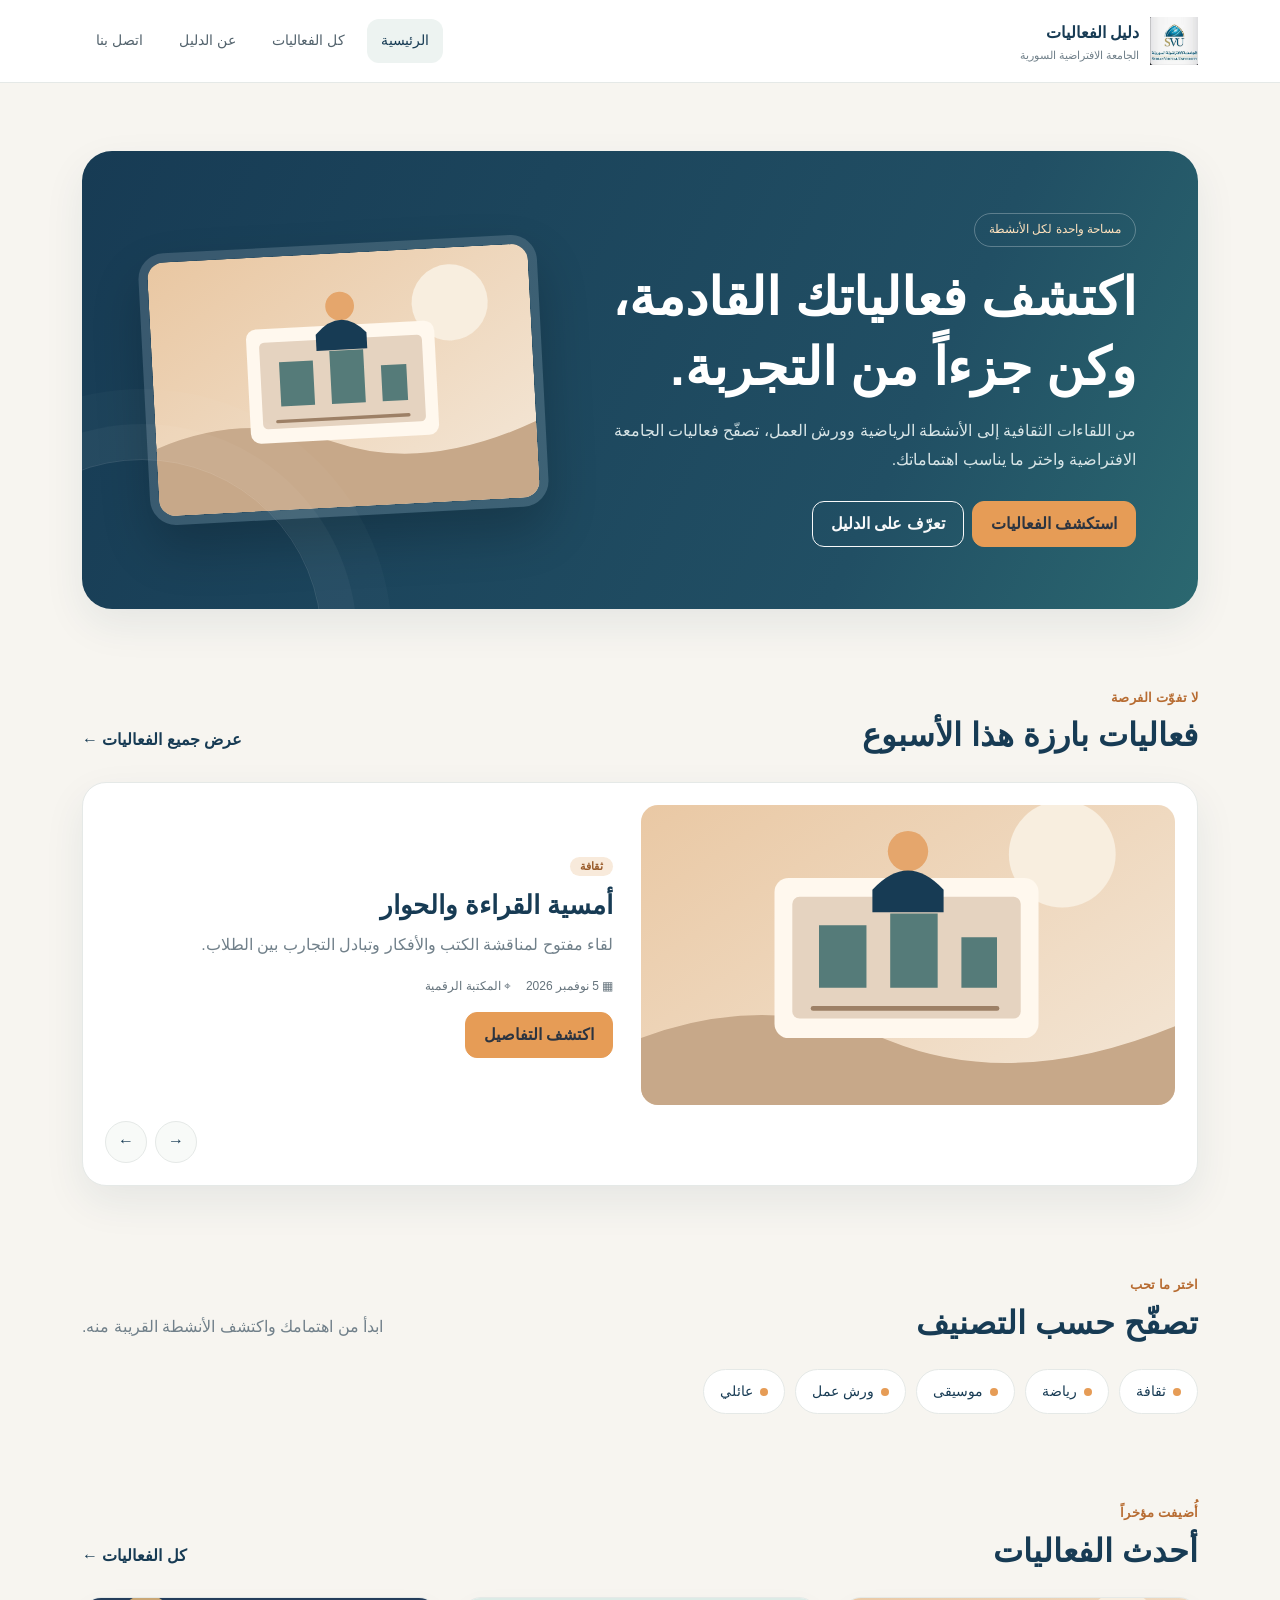
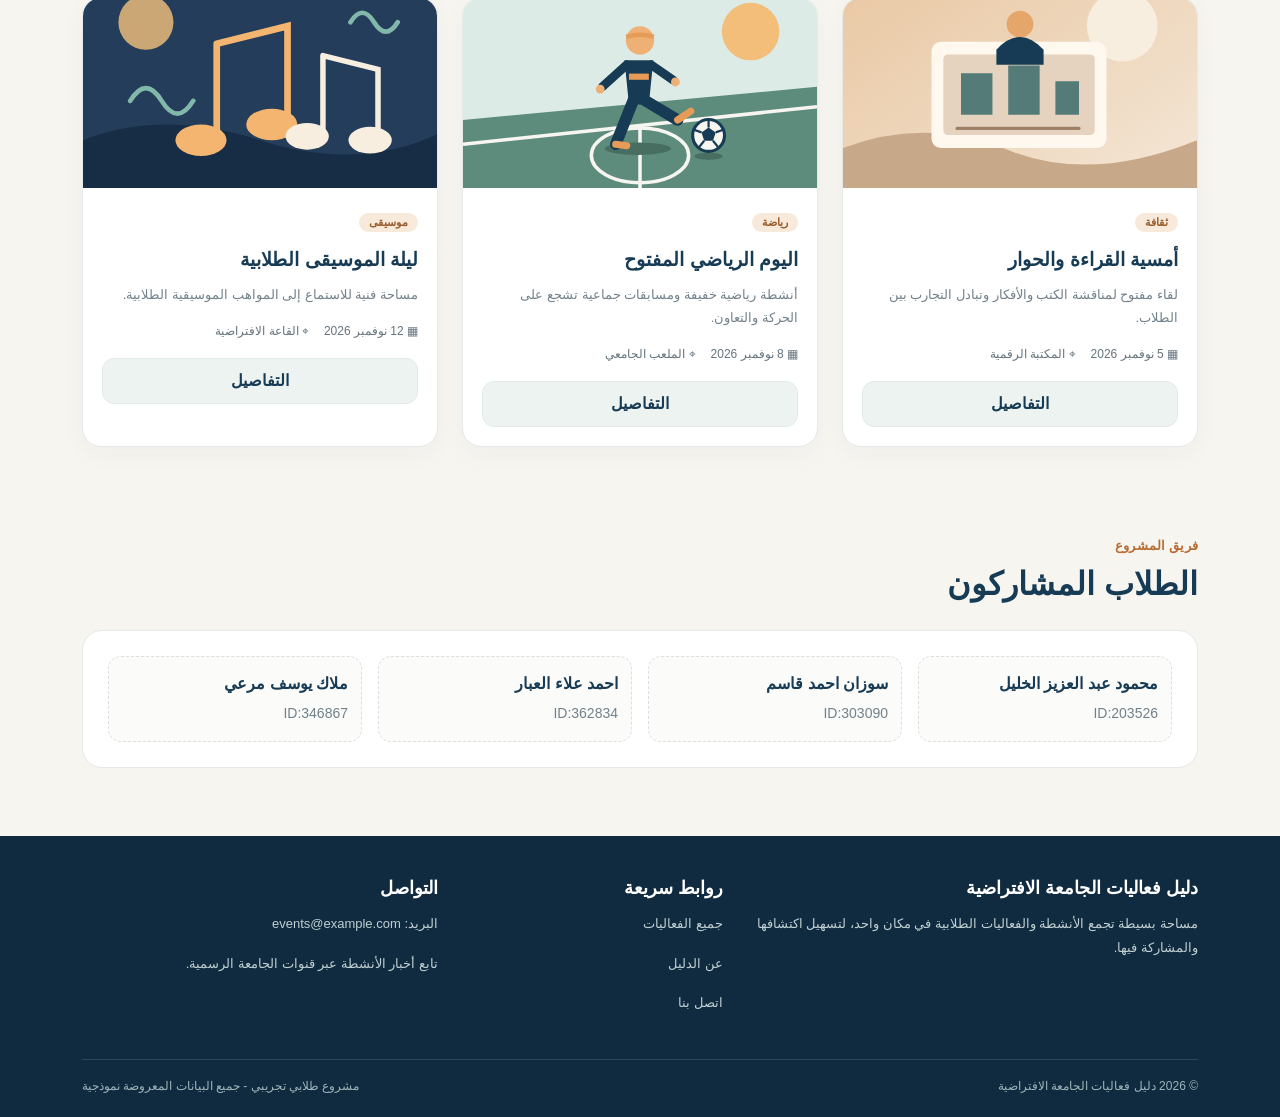
<file: index.html>
<!DOCTYPE html>
<html lang="ar" dir="rtl">
<head>
  <meta charset="UTF-8">
  <meta name="viewport" content="width=device-width, initial-scale=1.0">
  <title>الرئيسية | دليل فعاليات الجامعة الافتراضية</title>
  <link href="https://cdn.jsdelivr.net/npm/bootstrap@5.3.3/dist/css/bootstrap.min.css" rel="stylesheet">
  <link rel="stylesheet" href="assets/css/styles.css">
</head>
<body data-page="home">
<header class="site-header">
  <div class="container header-inner d-flex align-items-center justify-content-between flex-wrap gap-3">
    <a class="brand" href="index.html">
      <img src="assets/img/logo.png" alt="شعار دليل الفعاليات">
      <span>دليل الفعاليات<small>الجامعة الافتراضية السورية</small></span>
    </a>
    <button class="nav-toggle" id="menuToggle" type="button" aria-label="فتح القائمة" aria-expanded="false">☰ القائمة</button>
    <nav class="main-nav navbar" id="mainNav">
      <a class="active" href="index.html">الرئيسية</a>
      <a href="events.html">كل الفعاليات</a>
      <a href="about.html">عن الدليل</a>
      <a href="contact.html">اتصل بنا</a>
    </nav>
  </div>
</header>
<main>
  <section class="hero">
    <div class="container">
      <div class="hero-panel">
        <div class="row align-items-center g-4">
          <div class="col-lg-7">
            <div class="hero-copy">
              <span class="hero-label">مساحة واحدة لكل الأنشطة</span>
              <h1>اكتشف فعالياتك القادمة، وكن جزءاً من التجربة.</h1>
              <p>من اللقاءات الثقافية إلى الأنشطة الرياضية وورش العمل، تصفّح فعاليات الجامعة الافتراضية واختر ما يناسب اهتماماتك.</p>
              <div class="d-flex flex-wrap gap-2">
                <a class="btn btn-primary" href="events.html">استكشف الفعاليات</a>
                <a class="btn btn-outline-light" href="about.html">تعرّف على الدليل</a>
              </div>
            </div>
          </div>
          <div class="col-lg-5">
            <div class="hero-art"><img src="assets/img/culture.svg" alt="رسم توضيحي لفعالية ثقافية"></div>
          </div>
        </div>
      </div>
    </div>
  </section>

  <section class="page-section pt-3">
    <div class="container">
      <div class="section-heading">
        <div><span class="eyebrow">لا تفوّت الفرصة</span><h2>فعاليات بارزة هذا الأسبوع</h2></div>
        <a class="btn-link-clean" href="events.html">عرض جميع الفعاليات ←</a>
      </div>
      <div class="slider-wrap">
        <div id="featuredSlider" class="featured-content" aria-live="polite"></div>
        <div class="slider-controls">
          <button id="previousSlide" type="button" aria-label="الفعالية السابقة">→</button>
          <button id="nextSlide" type="button" aria-label="الفعالية التالية">←</button>
        </div>
      </div>
    </div>
  </section>

  <section class="page-section pt-3">
    <div class="container">
      <div class="section-heading">
        <div><span class="eyebrow">اختر ما تحب</span><h2>تصفّح حسب التصنيف</h2></div>
        <p>ابدأ من اهتمامك واكتشف الأنشطة القريبة منه.</p>
      </div>
      <div class="category-pills">
        <a href="events.html?category=ثقافة"><span class="category-dot"></span>ثقافة</a>
        <a href="events.html?category=رياضة"><span class="category-dot"></span>رياضة</a>
        <a href="events.html?category=موسيقى"><span class="category-dot"></span>موسيقى</a>
        <a href="events.html?category=ورش عمل"><span class="category-dot"></span>ورش عمل</a>
        <a href="events.html?category=عائلي"><span class="category-dot"></span>عائلي</a>
      </div>
    </div>
  </section>

  <section class="page-section pt-3">
    <div class="container">
      <div class="section-heading">
        <div><span class="eyebrow">أُضيفت مؤخراً</span><h2>أحدث الفعاليات</h2></div>
        <a class="btn-link-clean" href="events.html">كل الفعاليات ←</a>
      </div>
      <div class="row g-4" id="latestEvents"></div>
    </div>
  </section>

  <section class="page-section pt-3">
    <div class="container">
      <div class="section-heading"><div><span class="eyebrow">فريق المشروع</span><h2>الطلاب المشاركون</h2></div></div>
      <div class="team-panel">
        <div class="row g-3">
          <div class="col-sm-6 col-lg-3"><div class="team-member"><strong>محمود عبد العزيز الخليل</strong><small>ID:203526</small></div></div>
          <div class="col-sm-6 col-lg-3"><div class="team-member"><strong>سوزان احمد قاسم</strong><small>ID:303090</small></div></div>
          <div class="col-sm-6 col-lg-3"><div class="team-member"><strong>احمد علاء العبار</strong><small>ID:362834</small></div></div>
          <div class="col-sm-6 col-lg-3"><div class="team-member"><strong>ملاك يوسف مرعي</strong><small>ID:346867</small></div></div>
        </div>
      </div>
    </div>
  </section>
</main>
<footer class="site-footer">
  <div class="container">
    <div class="row g-4">
      <div class="col-md-5">
        <h3>دليل فعاليات الجامعة الافتراضية</h3>
        <p>مساحة بسيطة تجمع الأنشطة والفعاليات الطلابية في مكان واحد، لتسهيل اكتشافها والمشاركة فيها.</p>
      </div>
      <div class="col-md-3">
        <h3>روابط سريعة</h3>
        <p><a href="events.html">جميع الفعاليات</a></p>
        <p><a href="about.html">عن الدليل</a></p>
        <p><a href="contact.html">اتصل بنا</a></p>
      </div>
      <div class="col-md-4">
        <h3>التواصل</h3>
        <p>البريد: <a href="mailto:events@example.com">events@example.com</a></p>
        <p>تابع أخبار الأنشطة عبر قنوات الجامعة الرسمية.</p>
      </div>
    </div>
    <div class="footer-bottom d-flex justify-content-between flex-wrap gap-2">
      <span>© 2026 دليل فعاليات الجامعة الافتراضية</span>
      <span>مشروع طلابي تجريبي - جميع البيانات المعروضة نموذجية</span>
    </div>
  </div>
</footer>
<script src="assets/js/main.js"></script>
</body>
</html>
</file>
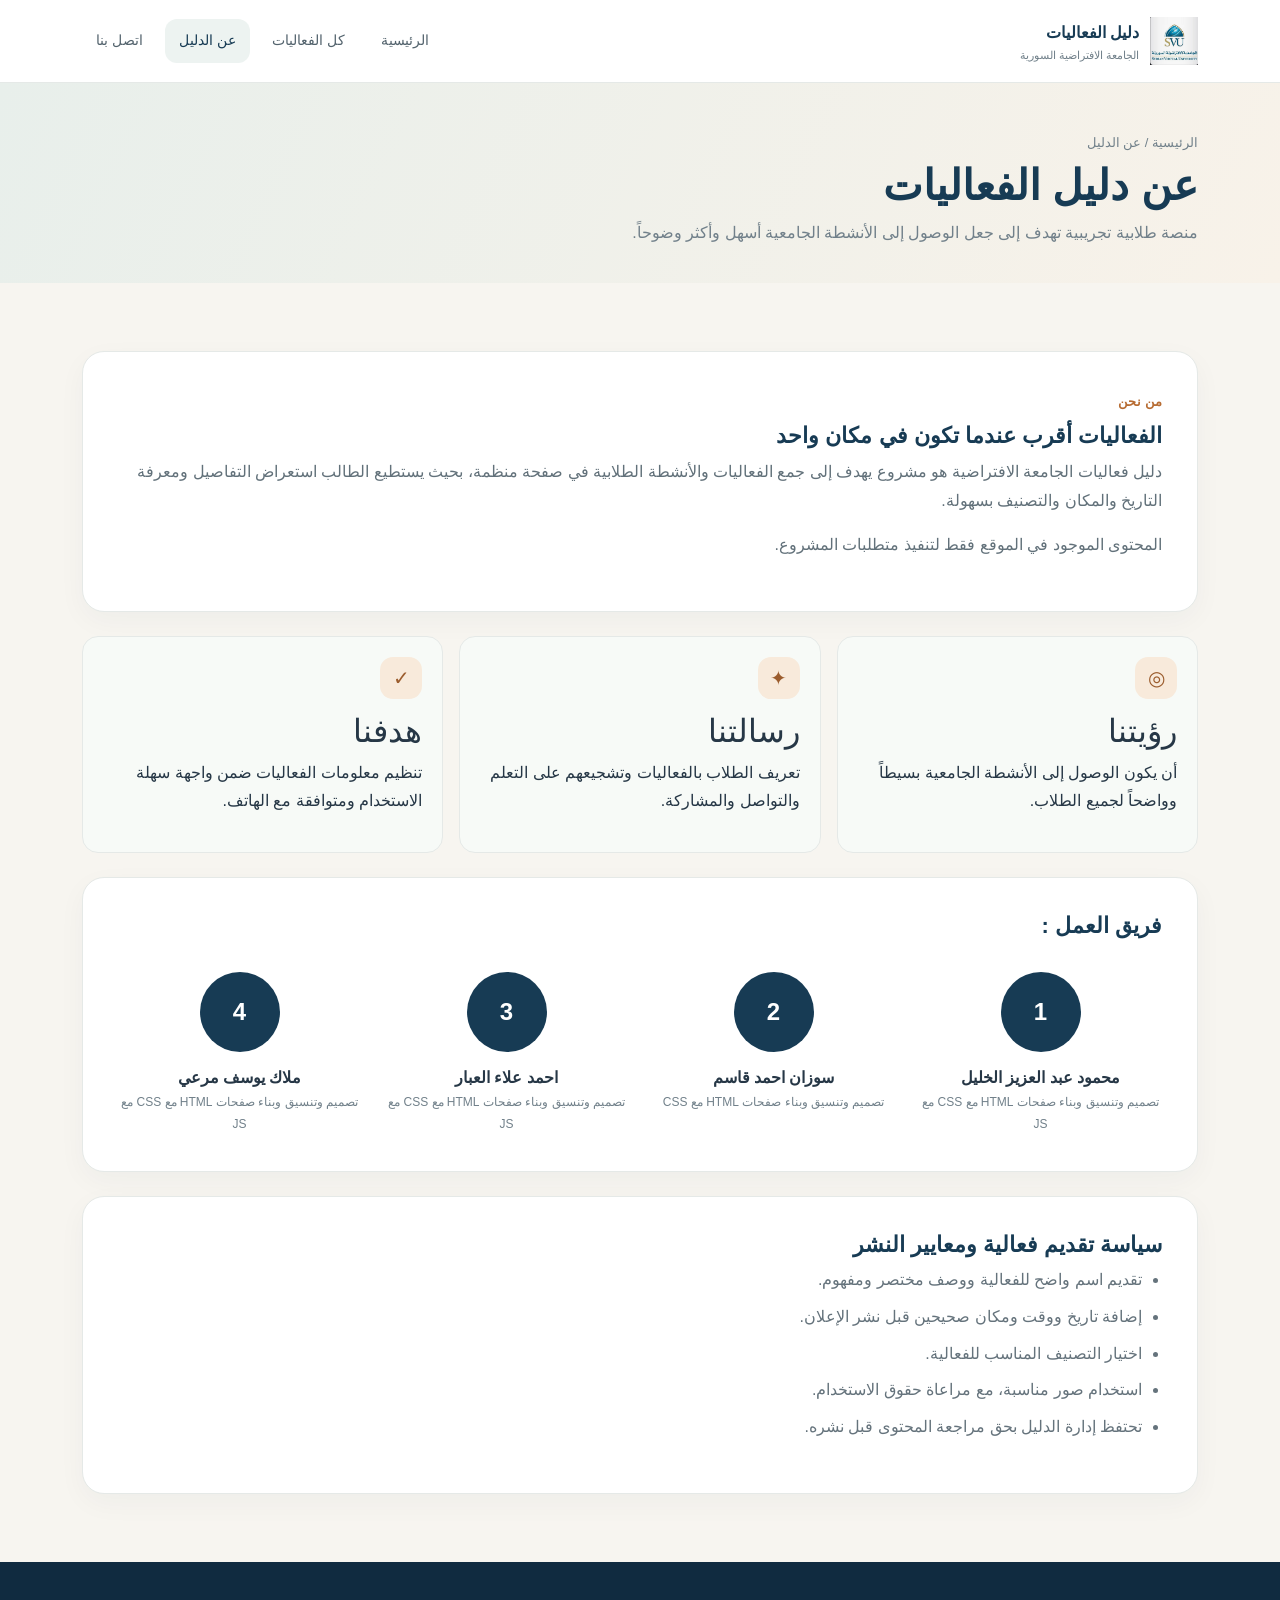
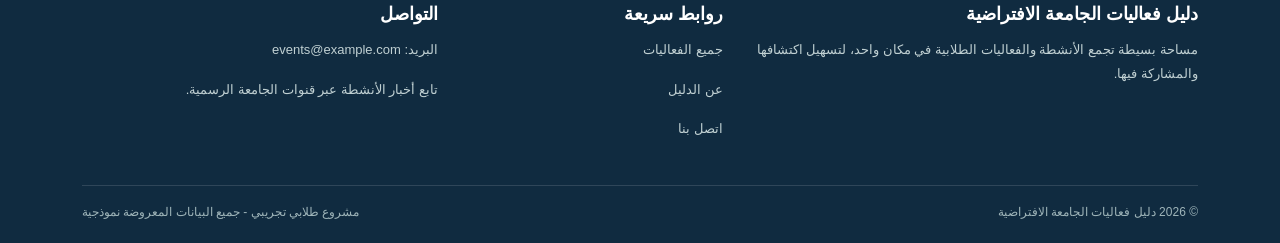
<file: about.html>
<!DOCTYPE html>
<html lang="ar" dir="rtl">
<head>
  <meta charset="UTF-8">
  <meta name="viewport" content="width=device-width, initial-scale=1.0">
  <title>عن الدليل | دليل فعاليات الجامعة الافتراضية</title>
  <link href="https://cdn.jsdelivr.net/npm/bootstrap@5.3.3/dist/css/bootstrap.min.css" rel="stylesheet">
  <link rel="stylesheet" href="assets/css/styles.css">
</head>
<body data-page="about">
<header class="site-header">
  <div class="container header-inner d-flex align-items-center justify-content-between flex-wrap gap-3">
    <a class="brand" href="index.html">
      <img src="assets/img/logo.png" alt="شعار دليل الفعاليات">
      <span>دليل الفعاليات<small>الجامعة الافتراضية السورية</small></span>
    </a>
    <button class="nav-toggle" id="menuToggle" type="button" aria-label="فتح القائمة" aria-expanded="false">☰ القائمة</button>
    <nav class="main-nav navbar" id="mainNav">
      <a href="index.html">الرئيسية</a>
      <a href="events.html">كل الفعاليات</a>
      <a class="active" href="about.html">عن الدليل</a>
      <a href="contact.html">اتصل بنا</a>
    </nav>
  </div>
</header>
<main>
  <section class="page-title"><div class="container"><div class="breadcrumbs"><a href="index.html">الرئيسية</a> / عن الدليل</div><h1>عن دليل الفعاليات</h1><p>منصة طلابية تجريبية تهدف إلى جعل الوصول إلى الأنشطة الجامعية أسهل وأكثر وضوحاً.</p></div></section>
  <section class="page-section"><div class="container">
    <div class="content-panel mb-4">
      <span class="eyebrow">من نحن</span><h2 class="mt-2">الفعاليات أقرب عندما تكون في مكان واحد</h2>
      <p>دليل فعاليات الجامعة الافتراضية هو مشروع يهدف إلى جمع الفعاليات والأنشطة الطلابية في صفحة منظمة، بحيث يستطيع الطالب استعراض التفاصيل ومعرفة التاريخ والمكان والتصنيف بسهولة.</p>
      <p>المحتوى الموجود في الموقع فقط لتنفيذ متطلبات المشروع.</p>
    </div>
    <div class="row g-3 mb-4">
      <div class="col-md-4"><div class="value-card"><div class="value-icon">◎</div><h2>رؤيتنا</h2><p>أن يكون الوصول إلى الأنشطة الجامعية بسيطاً وواضحاً لجميع الطلاب.</p></div></div>
      <div class="col-md-4"><div class="value-card"><div class="value-icon">✦</div><h2>رسالتنا</h2><p>تعريف الطلاب بالفعاليات وتشجيعهم على التعلم والتواصل والمشاركة.</p></div></div>
      <div class="col-md-4"><div class="value-card"><div class="value-icon">✓</div><h2>هدفنا</h2><p>تنظيم معلومات الفعاليات ضمن واجهة سهلة الاستخدام ومتوافقة مع الهاتف.</p></div></div>
    </div>
    <div class="content-panel mb-4">
      <h2>فريق العمل :</h2>
      <div class="row g-4 mt-1">
        <div class="col-6 col-md-3 text-center"><div class="team-photo mx-auto">1</div><strong>محمود عبد العزيز الخليل</strong><div class="form-note">تصميم وتنسيق وبناء صفحات HTML مع CSS مع JS  </div></div>
        <div class="col-6 col-md-3 text-center"><div class="team-photo mx-auto">2</div><strong>سوزان احمد قاسم  </strong><div class="form-note">تصميم وتنسيق وبناء صفحات HTML مع CSS</div></div>
        <div class="col-6 col-md-3 text-center"><div class="team-photo mx-auto">3</div><strong>احمد علاء العبار</strong><div class="form-note">تصميم وتنسيق وبناء صفحات HTML مع CSS مع JS</div></div>
        <div class="col-6 col-md-3 text-center"><div class="team-photo mx-auto">4</div><strong>ملاك يوسف مرعي</strong><div class="form-note">تصميم وتنسيق وبناء صفحات HTML مع CSS مع JS</div></div>
      </div>
    </div>
    <div class="content-panel">
      <h2>سياسة تقديم فعالية ومعايير النشر</h2>
      <ul class="policy-list">
        <li>تقديم اسم واضح للفعالية ووصف مختصر ومفهوم.</li>
        <li>إضافة تاريخ ووقت ومكان صحيحين قبل نشر الإعلان.</li>
        <li>اختيار التصنيف المناسب للفعالية.</li>
        <li>استخدام صور مناسبة، مع مراعاة حقوق الاستخدام.</li>
        <li>تحتفظ إدارة الدليل بحق مراجعة المحتوى قبل نشره.</li>
      </ul>
    </div>
  </div></section>
</main>
<footer class="site-footer">
  <div class="container">
    <div class="row g-4">
      <div class="col-md-5">
        <h3>دليل فعاليات الجامعة الافتراضية</h3>
        <p>مساحة بسيطة تجمع الأنشطة والفعاليات الطلابية في مكان واحد، لتسهيل اكتشافها والمشاركة فيها.</p>
      </div>
      <div class="col-md-3">
        <h3>روابط سريعة</h3>
        <p><a href="events.html">جميع الفعاليات</a></p>
        <p><a href="about.html">عن الدليل</a></p>
        <p><a href="contact.html">اتصل بنا</a></p>
      </div>
      <div class="col-md-4">
        <h3>التواصل</h3>
        <p>البريد: <a href="mailto:events@example.com">events@example.com</a></p>
        <p>تابع أخبار الأنشطة عبر قنوات الجامعة الرسمية.</p>
      </div>
    </div>
    <div class="footer-bottom d-flex justify-content-between flex-wrap gap-2">
      <span>© 2026 دليل فعاليات الجامعة الافتراضية</span>
      <span>مشروع طلابي تجريبي - جميع البيانات المعروضة نموذجية</span>
    </div>
  </div>
</footer>
<script src="assets/js/main.js"></script>
</body>
</html>
</file>
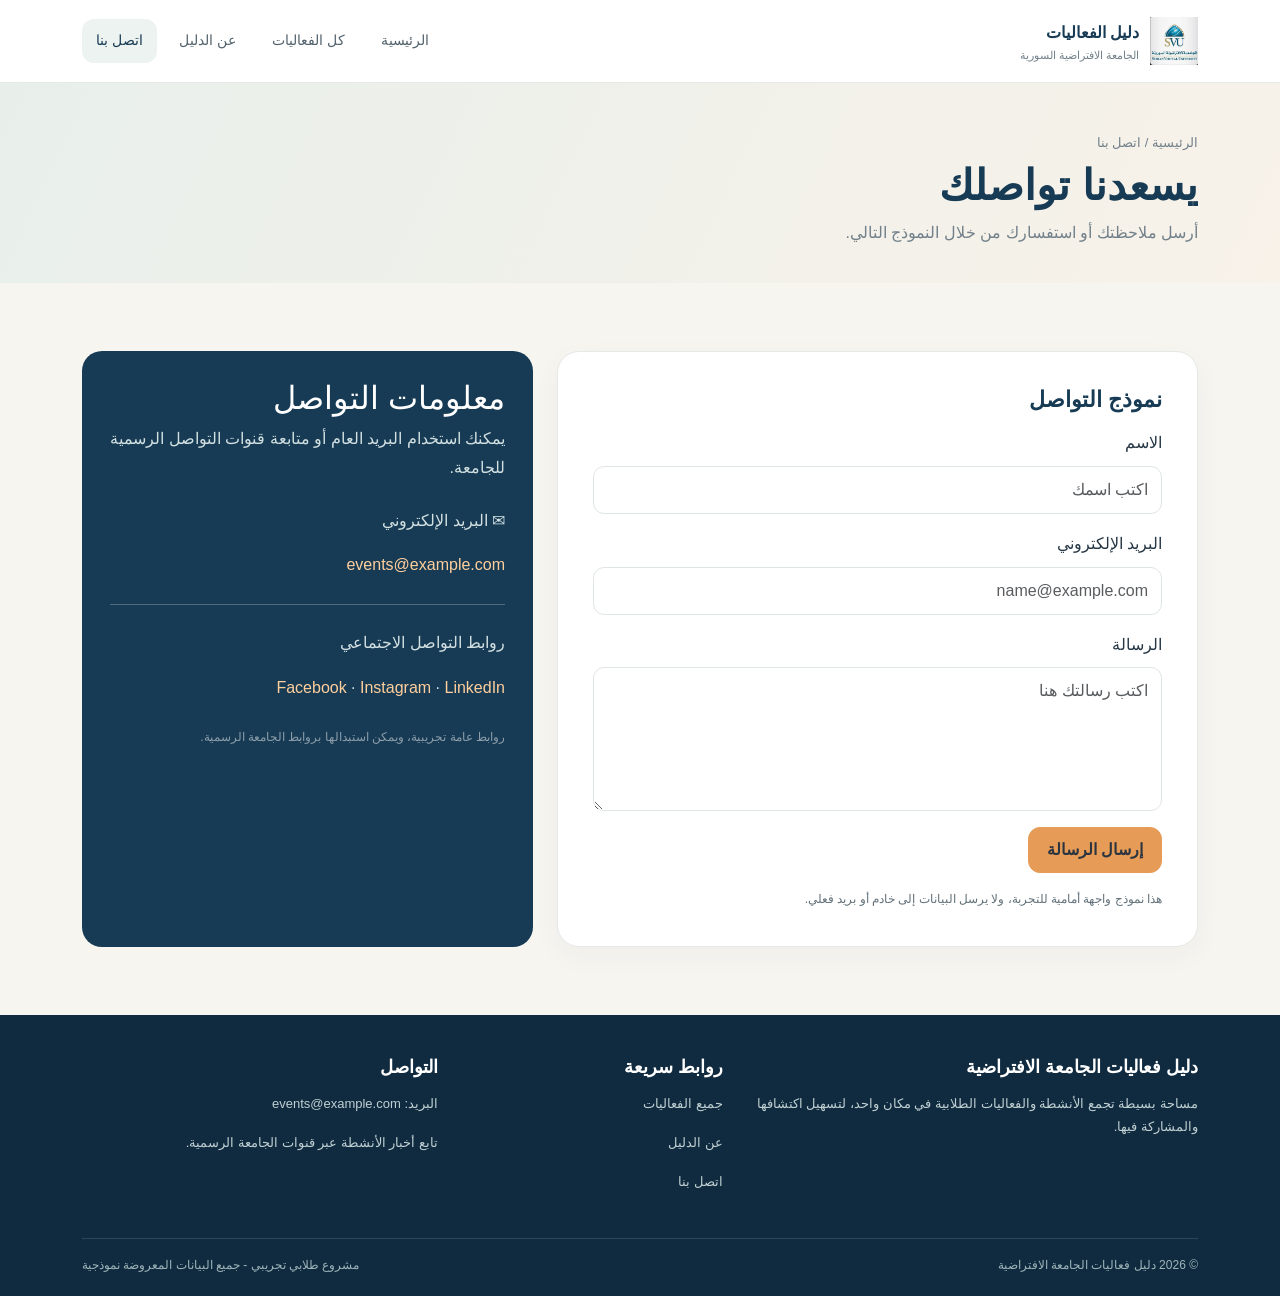
<file: contact.html>
<!DOCTYPE html>
<html lang="ar" dir="rtl">
<head>
  <meta charset="UTF-8">
  <meta name="viewport" content="width=device-width, initial-scale=1.0">
  <title>اتصل بنا | دليل فعاليات الجامعة الافتراضية</title>
  <link href="https://cdn.jsdelivr.net/npm/bootstrap@5.3.3/dist/css/bootstrap.min.css" rel="stylesheet">
  <link rel="stylesheet" href="assets/css/styles.css">
</head>
<body data-page="contact">
<header class="site-header">
  <div class="container header-inner d-flex align-items-center justify-content-between flex-wrap gap-3">
    <a class="brand" href="index.html">
      <img src="assets/img/logo.png" alt="شعار دليل الفعاليات">
      <span>دليل الفعاليات<small>الجامعة الافتراضية السورية</small></span>
    </a>
    <button class="nav-toggle" id="menuToggle" type="button" aria-label="فتح القائمة" aria-expanded="false">☰ القائمة</button>
    <nav class="main-nav navbar" id="mainNav">
      <a href="index.html">الرئيسية</a>
      <a href="events.html">كل الفعاليات</a>
      <a href="about.html">عن الدليل</a>
      <a class="active" href="contact.html">اتصل بنا</a>
    </nav>
  </div>
</header>
<main>
  <section class="page-title"><div class="container"><div class="breadcrumbs"><a href="index.html">الرئيسية</a> / اتصل بنا</div><h1>يسعدنا تواصلك</h1><p>أرسل ملاحظتك أو استفسارك من خلال النموذج التالي.</p></div></section>
  <section class="page-section"><div class="container"><div class="row g-4">
    <div class="col-lg-7">
      <div class="content-panel">
        <h2 class="mb-3">نموذج التواصل</h2>
        <div id="contactAlert" class="alert d-none" role="alert"></div>
        <form id="contactForm" novalidate>
          <div class="mb-3"><label class="form-label" for="userName">الاسم</label><input class="form-control" id="userName" type="text" placeholder="اكتب اسمك" required><div class="invalid-feedback">يرجى كتابة الاسم.</div></div>
          <div class="mb-3"><label class="form-label" for="userEmail">البريد الإلكتروني</label><input class="form-control" id="userEmail" type="email" placeholder="name@example.com" required><div class="invalid-feedback">أدخل بريداً إلكترونياً صحيحاً.</div></div>
          <div class="mb-3"><label class="form-label" for="userMessage">الرسالة</label><textarea class="form-control" id="userMessage" rows="5" placeholder="اكتب رسالتك هنا" required></textarea><div class="invalid-feedback">يرجى كتابة الرسالة.</div></div>
          <button class="btn btn-primary" type="submit">إرسال الرسالة</button>
          <p class="form-note mt-3 mb-0">هذا نموذج واجهة أمامية للتجربة، ولا يرسل البيانات إلى خادم أو بريد فعلي.</p>
        </form>
      </div>
    </div>
    <div class="col-lg-5">
      <div class="contact-info">
        <h2 class="text-white">معلومات التواصل</h2>
        <p>يمكنك استخدام البريد العام أو متابعة قنوات التواصل الرسمية للجامعة.</p>
        <p class="mt-4">✉ البريد الإلكتروني</p><a href="mailto:events@example.com">events@example.com</a>
        <hr class="border-light opacity-25 my-4">
        <p>روابط التواصل الاجتماعي</p>
        <p><a href="https://www.facebook.com/" target="_blank" rel="noopener">Facebook</a> · <a href="https://www.instagram.com/" target="_blank" rel="noopener">Instagram</a> · <a href="https://www.linkedin.com/" target="_blank" rel="noopener">LinkedIn</a></p>
        <p class="form-note text-white-50 mt-4">روابط عامة تجريبية، ويمكن استبدالها بروابط الجامعة الرسمية.</p>
      </div>
    </div>
  </div></div></section>
</main>
<footer class="site-footer">
  <div class="container">
    <div class="row g-4">
      <div class="col-md-5">
        <h3>دليل فعاليات الجامعة الافتراضية</h3>
        <p>مساحة بسيطة تجمع الأنشطة والفعاليات الطلابية في مكان واحد، لتسهيل اكتشافها والمشاركة فيها.</p>
      </div>
      <div class="col-md-3">
        <h3>روابط سريعة</h3>
        <p><a href="events.html">جميع الفعاليات</a></p>
        <p><a href="about.html">عن الدليل</a></p>
        <p><a href="contact.html">اتصل بنا</a></p>
      </div>
      <div class="col-md-4">
        <h3>التواصل</h3>
        <p>البريد: <a href="mailto:events@example.com">events@example.com</a></p>
        <p>تابع أخبار الأنشطة عبر قنوات الجامعة الرسمية.</p>
      </div>
    </div>
    <div class="footer-bottom d-flex justify-content-between flex-wrap gap-2">
      <span>© 2026 دليل فعاليات الجامعة الافتراضية</span>
      <span>مشروع طلابي تجريبي - جميع البيانات المعروضة نموذجية</span>
    </div>
  </div>
</footer>
<script src="assets/js/main.js"></script>
</body>
</html>
</file>
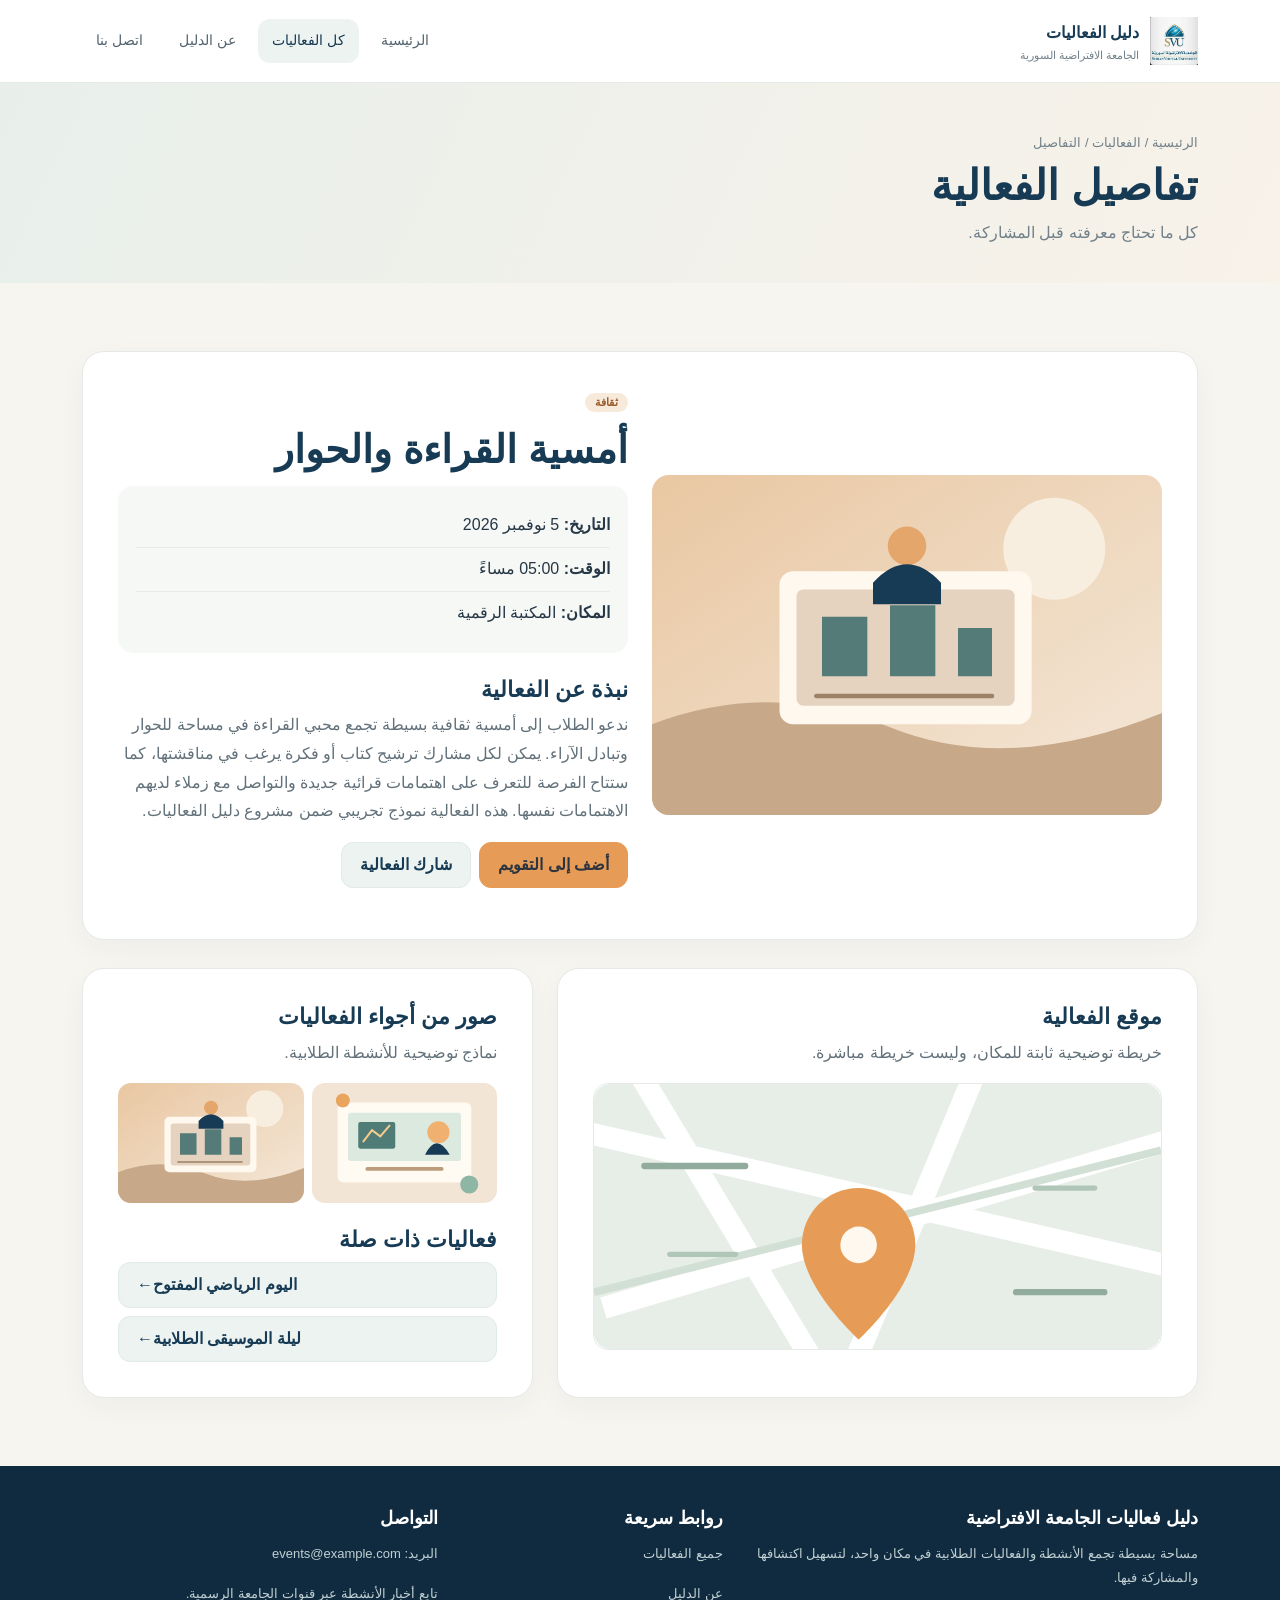
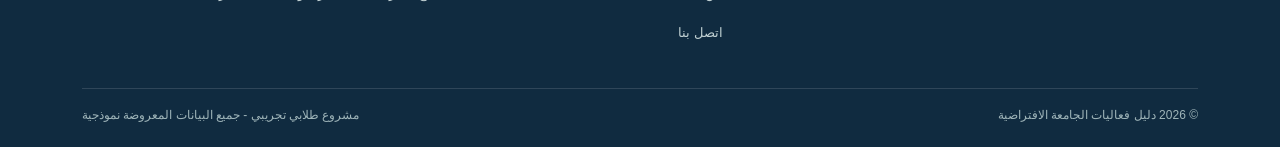
<file: event.html>
<!DOCTYPE html>
<html lang="ar" dir="rtl">
<head>
  <meta charset="UTF-8">
  <meta name="viewport" content="width=device-width, initial-scale=1.0">
  <title>تفاصيل الفعالية | دليل فعاليات الجامعة الافتراضية</title>
  <link href="https://cdn.jsdelivr.net/npm/bootstrap@5.3.3/dist/css/bootstrap.min.css" rel="stylesheet">
  <link rel="stylesheet" href="assets/css/styles.css">
</head>
<body data-page="event">
<header class="site-header">
  <div class="container header-inner d-flex align-items-center justify-content-between flex-wrap gap-3">
    <a class="brand" href="index.html">
      <img src="assets/img/logo.png" alt="شعار دليل الفعاليات">
      <span>دليل الفعاليات<small>الجامعة الافتراضية السورية</small></span>
    </a>
    <button class="nav-toggle" id="menuToggle" type="button" aria-label="فتح القائمة" aria-expanded="false">☰ القائمة</button>
    <nav class="main-nav navbar" id="mainNav">
      <a href="index.html">الرئيسية</a>
      <a class="active" href="events.html">كل الفعاليات</a>
      <a href="about.html">عن الدليل</a>
      <a href="contact.html">اتصل بنا</a>
    </nav>
  </div>
</header>
<main>
  <section class="page-title"><div class="container"><div class="breadcrumbs"><a href="index.html">الرئيسية</a> / <a href="events.html">الفعاليات</a> / التفاصيل</div><h1>تفاصيل الفعالية</h1><p>كل ما تحتاج معرفته قبل المشاركة.</p></div></section>
  <section class="page-section">
    <div class="container">
      <div id="eventDetails" class="detail-panel"></div>
      <div class="row g-4 mt-1">
        <div class="col-lg-7">
          <div class="content-panel h-100">
            <h2>موقع الفعالية</h2>
            <p>خريطة توضيحية ثابتة للمكان، وليست خريطة مباشرة.</p>
            <img class="map-image" src="assets/img/map.svg" alt="خريطة توضيحية لموقع الفعالية">
          </div>
        </div>
        <div class="col-lg-5">
          <div class="content-panel h-100">
            <h2>صور من أجواء الفعاليات</h2>
            <p>نماذج توضيحية للأنشطة الطلابية.</p>
            <div class="row g-2 mini-gallery"><div class="col-6"><img src="assets/img/workshop.svg" alt="ورشة عمل"></div><div class="col-6"><img src="assets/img/culture.svg" alt="نشاط ثقافي"></div></div>
            <div class="mt-4"><h2>فعاليات ذات صلة</h2><div id="relatedEvents" class="d-grid gap-2"></div></div>
          </div>
        </div>
      </div>
    </div>
  </section>
</main>
<footer class="site-footer">
  <div class="container">
    <div class="row g-4">
      <div class="col-md-5">
        <h3>دليل فعاليات الجامعة الافتراضية</h3>
        <p>مساحة بسيطة تجمع الأنشطة والفعاليات الطلابية في مكان واحد، لتسهيل اكتشافها والمشاركة فيها.</p>
      </div>
      <div class="col-md-3">
        <h3>روابط سريعة</h3>
        <p><a href="events.html">جميع الفعاليات</a></p>
        <p><a href="about.html">عن الدليل</a></p>
        <p><a href="contact.html">اتصل بنا</a></p>
      </div>
      <div class="col-md-4">
        <h3>التواصل</h3>
        <p>البريد: <a href="mailto:events@example.com">events@example.com</a></p>
        <p>تابع أخبار الأنشطة عبر قنوات الجامعة الرسمية.</p>
      </div>
    </div>
    <div class="footer-bottom d-flex justify-content-between flex-wrap gap-2">
      <span>© 2026 دليل فعاليات الجامعة الافتراضية</span>
      <span>مشروع طلابي تجريبي - جميع البيانات المعروضة نموذجية</span>
    </div>
  </div>
</footer>
<script src="assets/js/main.js"></script>
</body>
</html>
</file>
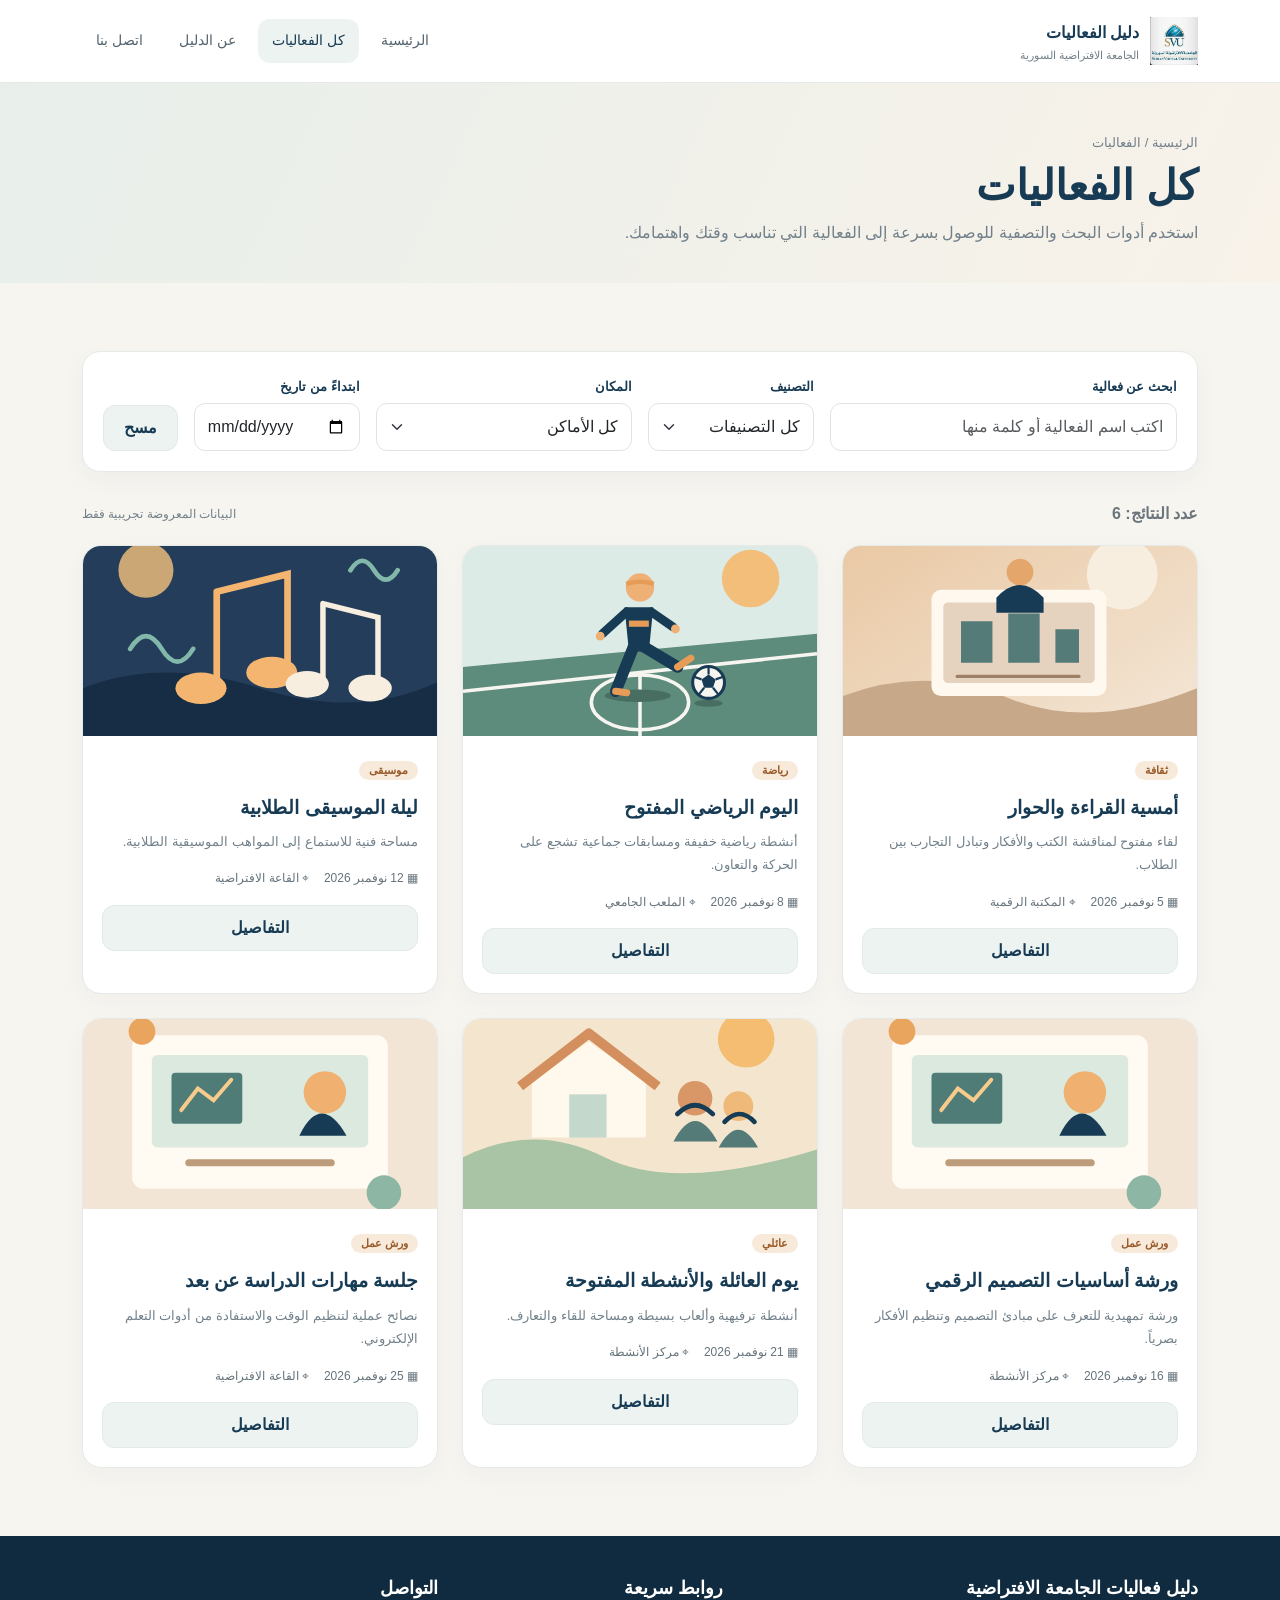
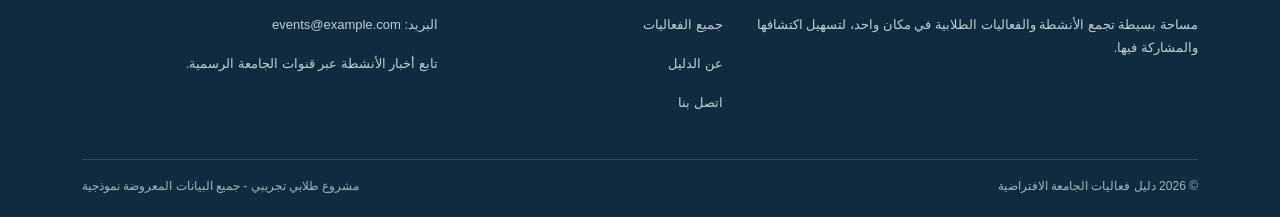
<file: events.html>
<!DOCTYPE html>
<html lang="ar" dir="rtl">
<head>
  <meta charset="UTF-8">
  <meta name="viewport" content="width=device-width, initial-scale=1.0">
  <title>كل الفعاليات | دليل فعاليات الجامعة الافتراضية</title>
  <link href="https://cdn.jsdelivr.net/npm/bootstrap@5.3.3/dist/css/bootstrap.min.css" rel="stylesheet">
  <link rel="stylesheet" href="assets/css/styles.css">
</head>
<body data-page="events">
<header class="site-header">
  <div class="container header-inner d-flex align-items-center justify-content-between flex-wrap gap-3">
    <a class="brand" href="index.html">
      <img src="assets/img/logo.png" alt="شعار دليل الفعاليات">
      <span>دليل الفعاليات<small>الجامعة الافتراضية السورية</small></span>
    </a>
    <button class="nav-toggle" id="menuToggle" type="button" aria-label="فتح القائمة" aria-expanded="false">☰ القائمة</button>
    <nav class="main-nav navbar" id="mainNav">
      <a href="index.html">الرئيسية</a>
      <a class="active" href="events.html">كل الفعاليات</a>
      <a href="about.html">عن الدليل</a>
      <a href="contact.html">اتصل بنا</a>
    </nav>
  </div>
</header>
<main>
  <section class="page-title"><div class="container"><div class="breadcrumbs"><a href="index.html">الرئيسية</a> / الفعاليات</div><h1>كل الفعاليات</h1><p>استخدم أدوات البحث والتصفية للوصول بسرعة إلى الفعالية التي تناسب وقتك واهتمامك.</p></div></section>
  <section class="page-section">
    <div class="container">
      <div class="filter-panel">
        <div class="row g-3 align-items-end">
          <div class="col-lg-4 col-md-6"><label for="eventSearch">ابحث عن فعالية</label><input class="form-control" id="eventSearch" type="search" placeholder="اكتب اسم الفعالية أو كلمة منها"></div>
          <div class="col-lg-2 col-md-6"><label for="categoryFilter">التصنيف</label><select class="form-select" id="categoryFilter"><option value="">كل التصنيفات</option><option>ثقافة</option><option>رياضة</option><option>موسيقى</option><option>ورش عمل</option><option>عائلي</option></select></div>
          <div class="col-lg-3 col-md-6"><label for="locationFilter">المكان</label><select class="form-select" id="locationFilter"><option value="">كل الأماكن</option><option>المكتبة الرقمية</option><option>القاعة الافتراضية</option><option>الملعب الجامعي</option><option>مركز الأنشطة</option></select></div>
          <div class="col-lg-2 col-md-4"><label for="dateFilter">ابتداءً من تاريخ</label><input class="form-control" id="dateFilter" type="date"></div>
          <div class="col-lg-1 col-md-2"><button class="btn btn-soft w-100" id="clearFilters" type="button">مسح</button></div>
        </div>
      </div>
      <div class="d-flex align-items-center justify-content-between mb-3"><strong class="text-secondary" id="resultsCount">الفعاليات</strong><span class="form-note">البيانات المعروضة تجريبية فقط </span></div>
      <div class="row g-4" id="eventsGrid"></div>
      <div id="noEvents" class="empty-state d-none">لا توجد فعاليات تطابق خيارات البحث. جرّب تغيير الفلاتر.</div>
    </div>
  </section>
</main>
<footer class="site-footer">
  <div class="container">
    <div class="row g-4">
      <div class="col-md-5">
        <h3>دليل فعاليات الجامعة الافتراضية</h3>
        <p>مساحة بسيطة تجمع الأنشطة والفعاليات الطلابية في مكان واحد، لتسهيل اكتشافها والمشاركة فيها.</p>
      </div>
      <div class="col-md-3">
        <h3>روابط سريعة</h3>
        <p><a href="events.html">جميع الفعاليات</a></p>
        <p><a href="about.html">عن الدليل</a></p>
        <p><a href="contact.html">اتصل بنا</a></p>
      </div>
      <div class="col-md-4">
        <h3>التواصل</h3>
        <p>البريد: <a href="mailto:events@example.com">events@example.com</a></p>
        <p>تابع أخبار الأنشطة عبر قنوات الجامعة الرسمية.</p>
      </div>
    </div>
    <div class="footer-bottom d-flex justify-content-between flex-wrap gap-2">
      <span>© 2026 دليل فعاليات الجامعة الافتراضية</span>
      <span>مشروع طلابي تجريبي - جميع البيانات المعروضة نموذجية</span>
    </div>
  </div>
</footer>
<script src="assets/js/main.js"></script>
</body>
</html>
</file>
<file: assets/css/styles.css>
/* تنسيقات عامة للموقع - مكتوبة بقواعد CSS بسيطة */
:root {
  --navy: #173b54;
  --navy-dark: #102b40;
  --orange: #e69c56;
  --orange-light: #f8eadb;
  --green: #5d8b7c;
  --cream: #f7f5f0;
  --white: #ffffff;
  --text: #263746;
  --muted: #71808a;
  --border: #e5e9e7;
  --shadow: 0 16px 40px rgba(23, 59, 84, .08);
}

* { box-sizing: border-box; }
html { scroll-behavior: smooth; }
body {
  margin: 0;
  background: var(--cream);
  color: var(--text);
  font-family: "Tahoma", "Arial", sans-serif;
  line-height: 1.8;
}
a { color: inherit; text-decoration: none; }
img { max-width: 100%; display: block; }
button, input, select, textarea { font: inherit; }
.site-header {
  background: rgba(255, 255, 255, .96);
  border-bottom: 1px solid var(--border);
  position: sticky;
  top: 0;
  z-index: 20;
  backdrop-filter: blur(10px);
}
.header-inner { min-height: 82px; }
.brand { display: inline-flex; align-items: center; gap: 11px; color: var(--navy); font-weight: 800; }
.brand img { width: 48px; height: 48px; }
.brand small { display: block; color: var(--muted); font-size: 11px; font-weight: 500; line-height: 1.3; }
.main-nav { display: flex; align-items: center; gap: 8px; }
.main-nav a { padding: 9px 14px; border-radius: 12px; color: #53636d; font-size: 14px; transition: .2s; }
.main-nav a:hover, .main-nav a.active { color: var(--navy); background: #edf3f1; }
.nav-toggle { display: none; border: 1px solid var(--border); background: white; border-radius: 10px; padding: 7px 12px; color: var(--navy); }
.page-section { padding: 68px 0; }
.section-heading { margin-bottom: 27px; display: flex; align-items: end; justify-content: space-between; gap: 20px; }
.section-heading h2 { color: var(--navy); margin: 5px 0 0; font-size: clamp(23px, 3vw, 32px); font-weight: 800; }
.section-heading p { margin: 0; color: var(--muted); }
.eyebrow { color: #b76c32; font-size: 13px; font-weight: 800; letter-spacing: .2px; }
.hero { padding: 68px 0 58px; overflow: hidden; }
.hero-panel {
  position: relative;
  overflow: hidden;
  border-radius: 30px;
  background: linear-gradient(115deg, #173b54 0%, #214f64 72%, #2b6870 100%);
  color: white;
  padding: clamp(28px, 5vw, 62px);
  box-shadow: var(--shadow);
}
.hero-panel:after { content: ""; position: absolute; width: 360px; height: 360px; border: 1px solid rgba(255,255,255,.12); border-radius: 50%; left: -120px; bottom: -210px; box-shadow: 0 0 0 35px rgba(255,255,255,.035), 0 0 0 70px rgba(255,255,255,.025); }
.hero-copy { position: relative; z-index: 2; max-width: 590px; }
.hero-copy h1 { font-size: clamp(32px, 5vw, 52px); line-height: 1.35; margin: 15px 0; font-weight: 900; }
.hero-copy p { color: #d8e5e7; max-width: 540px; margin-bottom: 26px; }
.hero-label { display: inline-block; border: 1px solid rgba(255,255,255,.27); color: #ffe2bd; border-radius: 30px; padding: 5px 14px; font-size: 12px; }
.hero-art { position: relative; min-height: 290px; display: flex; align-items: center; justify-content: center; }
.hero-art img { width: min(100%, 420px); border: 9px solid rgba(255,255,255,.14); border-radius: 26px; transform: rotate(-3deg); box-shadow: 0 25px 50px rgba(0,0,0,.2); }
.btn { border-radius: 12px; font-weight: 700; padding: 10px 18px; }
.btn-primary { background: var(--orange); border-color: var(--orange); color: #2c3440; }
.btn-primary:hover { background: #efb477; border-color: #efb477; color: #202a31; }
.btn-outline-light { border-width: 1px; }
.btn-soft { background: #edf3f1; color: var(--navy); border: 1px solid #e1eae5; }
.btn-soft:hover { background: #e2ece7; color: var(--navy-dark); }
.btn-link-clean { color: var(--navy); font-weight: 800; }
.category-pills { display: flex; flex-wrap: wrap; gap: 10px; }
.category-pills a { display: inline-flex; align-items: center; gap: 7px; background: white; color: var(--navy); border: 1px solid var(--border); border-radius: 30px; padding: 9px 16px; font-size: 14px; transition: .2s; }
.category-pills a:hover { background: var(--navy); color: white; transform: translateY(-2px); }
.category-dot { width: 8px; height: 8px; display: inline-block; border-radius: 50%; background: var(--orange); }
.event-card { background: white; border: 1px solid var(--border); border-radius: 19px; overflow: hidden; height: 100%; box-shadow: 0 7px 24px rgba(23,59,84,.035); transition: transform .2s, box-shadow .2s; }
.event-card:hover { transform: translateY(-5px); box-shadow: var(--shadow); }
.event-card > img { width: 100%; height: 190px; object-fit: cover; }
.event-card-body { padding: 19px; }
.event-card h3 { margin: 10px 0 8px; font-size: 19px; line-height: 1.5; color: var(--navy); font-weight: 800; }
.event-card p { margin: 0 0 15px; color: var(--muted); font-size: 13px; }
.event-meta { display: flex; flex-wrap: wrap; gap: 9px 15px; color: #65737c; font-size: 12px; margin: 12px 0 15px; }
.event-meta span { display: inline-flex; align-items: center; gap: 5px; }
.tag { display: inline-block; border-radius: 30px; background: var(--orange-light); color: #995b2a; font-size: 11px; padding: 4px 10px; font-weight: 800; }
.slider-wrap { background: #fff; border: 1px solid var(--border); border-radius: 24px; padding: 22px; box-shadow: var(--shadow); }
.featured-content { display: grid; grid-template-columns: 1.05fr 1fr; gap: 28px; align-items: center; }
.featured-content img { width: 100%; height: 300px; object-fit: cover; border-radius: 17px; }
.featured-content h3 { margin: 10px 0; color: var(--navy); font-size: 26px; font-weight: 900; }
.featured-content p { color: var(--muted); }
.slider-controls { display: flex; gap: 8px; justify-content: flex-end; margin-top: 16px; }
.slider-controls button { width: 42px; height: 42px; border-radius: 50%; border: 1px solid var(--border); color: var(--navy); background: #f8faf8; }
.slider-controls button:hover { background: var(--navy); color: white; }
.team-panel { background: #fff; border: 1px solid var(--border); border-radius: 20px; padding: 25px; }
.team-member { padding: 13px; border: 1px dashed #d9e1de; background: #fbfcfa; border-radius: 13px; }
.team-member strong { display: block; color: var(--navy); }
.team-member small { color: var(--muted); }
.page-title { padding: 48px 0 35px; background: linear-gradient(115deg, #e8efeb, #f8f2e9); }
.page-title h1 { color: var(--navy); font-size: clamp(29px, 4vw, 42px); font-weight: 900; margin: 7px 0; }
.page-title p { color: var(--muted); max-width: 700px; margin: 0; }
.breadcrumbs { color: var(--muted); font-size: 13px; }
.filter-panel { background: white; border: 1px solid var(--border); border-radius: 18px; padding: 20px; margin-bottom: 28px; box-shadow: 0 8px 25px rgba(23,59,84,.04); }
.filter-panel label { font-size: 13px; color: var(--navy); font-weight: 800; margin-bottom: 5px; }
.form-control, .form-select { border-radius: 11px; border-color: #dfe6e2; padding: 11px 13px; }
.form-control:focus, .form-select:focus { border-color: #8eafa1; box-shadow: 0 0 0 .2rem rgba(93,139,124,.13); }
.empty-state { padding: 40px; text-align: center; color: var(--muted); background: white; border-radius: 18px; border: 1px dashed #d2ddd7; }
.detail-panel, .content-panel { background: white; border: 1px solid var(--border); border-radius: 22px; padding: clamp(20px, 4vw, 35px); box-shadow: 0 9px 28px rgba(23,59,84,.04); }
.detail-cover { width: 100%; max-height: 390px; object-fit: cover; border-radius: 17px; }
.detail-panel h1 { color: var(--navy); font-size: clamp(27px, 4vw, 39px); font-weight: 900; margin: 12px 0; }
.detail-panel h2, .content-panel h2 { color: var(--navy); font-size: 22px; font-weight: 900; }
.detail-panel p, .content-panel p { color: #62717a; }
.detail-facts { background: #f6f8f5; border-radius: 15px; padding: 18px; }
.detail-facts div { padding: 7px 0; border-bottom: 1px solid #e7ece8; }
.detail-facts div:last-child { border-bottom: 0; }
.map-image { width: 100%; border-radius: 15px; border: 1px solid var(--border); }
.mini-gallery img { width: 100%; height: 120px; object-fit: cover; border-radius: 13px; }
.value-card { background: #f7faf7; border: 1px solid var(--border); border-radius: 16px; height: 100%; padding: 20px; }
.value-icon { width: 42px; height: 42px; display: grid; place-items: center; background: var(--orange-light); border-radius: 13px; color: #9b5c2d; font-size: 20px; margin-bottom: 13px; }
.team-photo { height: 80px; width: 80px; border-radius: 50%; display: grid; place-items: center; color: white; background: var(--navy); font-weight: 900; font-size: 24px; margin-bottom: 12px; }
.policy-list { padding-right: 20px; color: #65737c; }
.policy-list li { margin: 8px 0; }
.contact-info { background: var(--navy); color: white; border-radius: 20px; padding: 28px; height: 100%; }
.contact-info p { color: #d2e0e2; }
.contact-info a { color: #ffcf9d; }
.site-footer { background: #102b40; color: #d4e0e2; padding: 42px 0 20px; }
.site-footer h3 { color: white; font-size: 18px; font-weight: 800; margin-bottom: 13px; }
.site-footer p, .site-footer a { color: #c0d0d2; font-size: 13px; }
.site-footer a:hover { color: #ffc58a; }
.footer-bottom { border-top: 1px solid rgba(255,255,255,.13); padding-top: 16px; margin-top: 28px; color: #9fb5b9; font-size: 12px; }
.form-note { font-size: 12px; color: var(--muted); }
.form-select {
  background-position: left 0.75rem center !important;
  padding-right: 13px !important;
  padding-left: 2.5rem !important;
}
@media (max-width: 767px) {
  .header-inner { padding-top: 12px; padding-bottom: 12px; }
  .nav-toggle { display: inline-block; }
  .main-nav { display: none; width: 100%; flex-direction: column; align-items: stretch; padding: 8px 0 5px; }
  .main-nav.show { display: flex; }
  .main-nav a { width: 100%; }
  .hero { padding-top: 30px; }
  .hero-art { min-height: 210px; margin-top: 20px; }
  .featured-content { grid-template-columns: 1fr; }
  .featured-content img { height: 220px; }
  .section-heading { align-items: start; flex-direction: column; }
}
</file>
